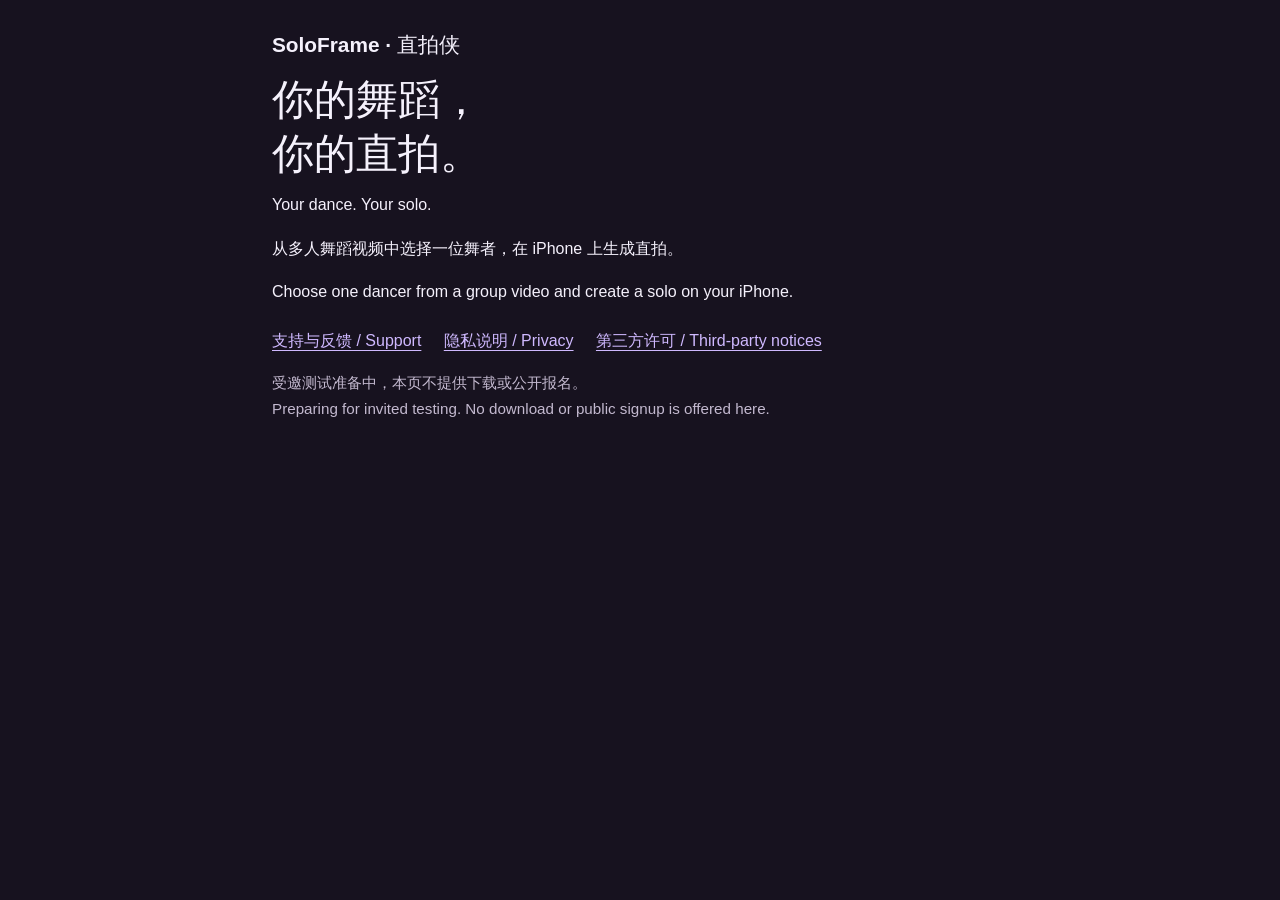
<file: index.html>
<!doctype html>
<html lang="zh-CN">
<head>
  <meta charset="utf-8">
  <meta name="viewport" content="width=device-width, initial-scale=1">
  <meta name="robots" content="noindex, nofollow">
  <title>SoloFrame · 直拍侠 — 支持与隐私</title>
  <link rel="stylesheet" href="style.css">
</head>
<body>
  <main class="page">
    <p class="brand">SoloFrame · 直拍侠</p>
    <h1>你的舞蹈，<br>你的直拍。</h1>
    <p lang="en">Your dance. Your solo.</p>
    <p>从多人舞蹈视频中选择一位舞者，在 iPhone 上生成直拍。</p>
    <p lang="en">Choose one dancer from a group video and create a solo on your iPhone.</p>
    <nav aria-label="说明页面 / Information pages">
      <a href="support.html">支持与反馈 / Support</a>
      <a href="privacy.html">隐私说明 / Privacy</a>
      <a href="third-party-notices.txt">第三方许可 / Third-party notices</a>
    </nav>
    <p class="meta">受邀测试准备中，本页不提供下载或公开报名。<br><span lang="en">Preparing for invited testing. No download or public signup is offered here.</span></p>
  </main>
</body>
</html>
</file>
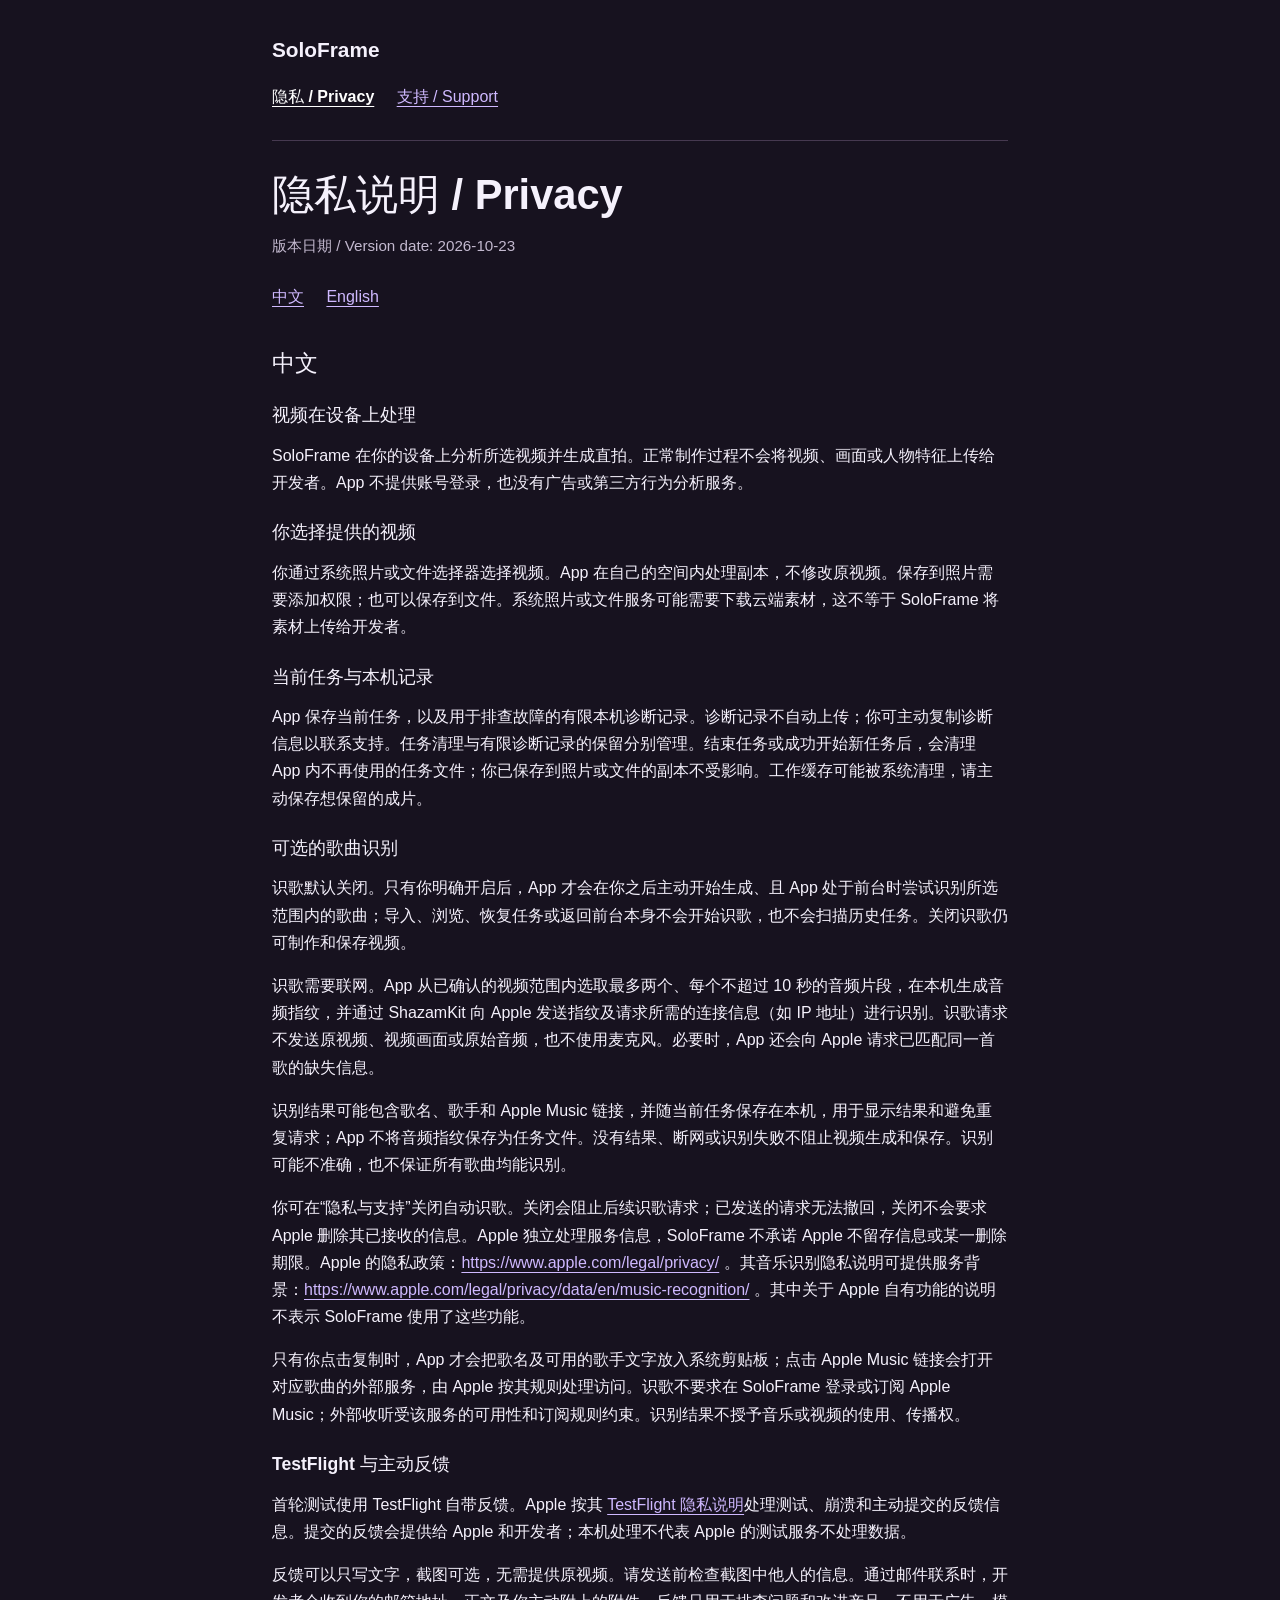
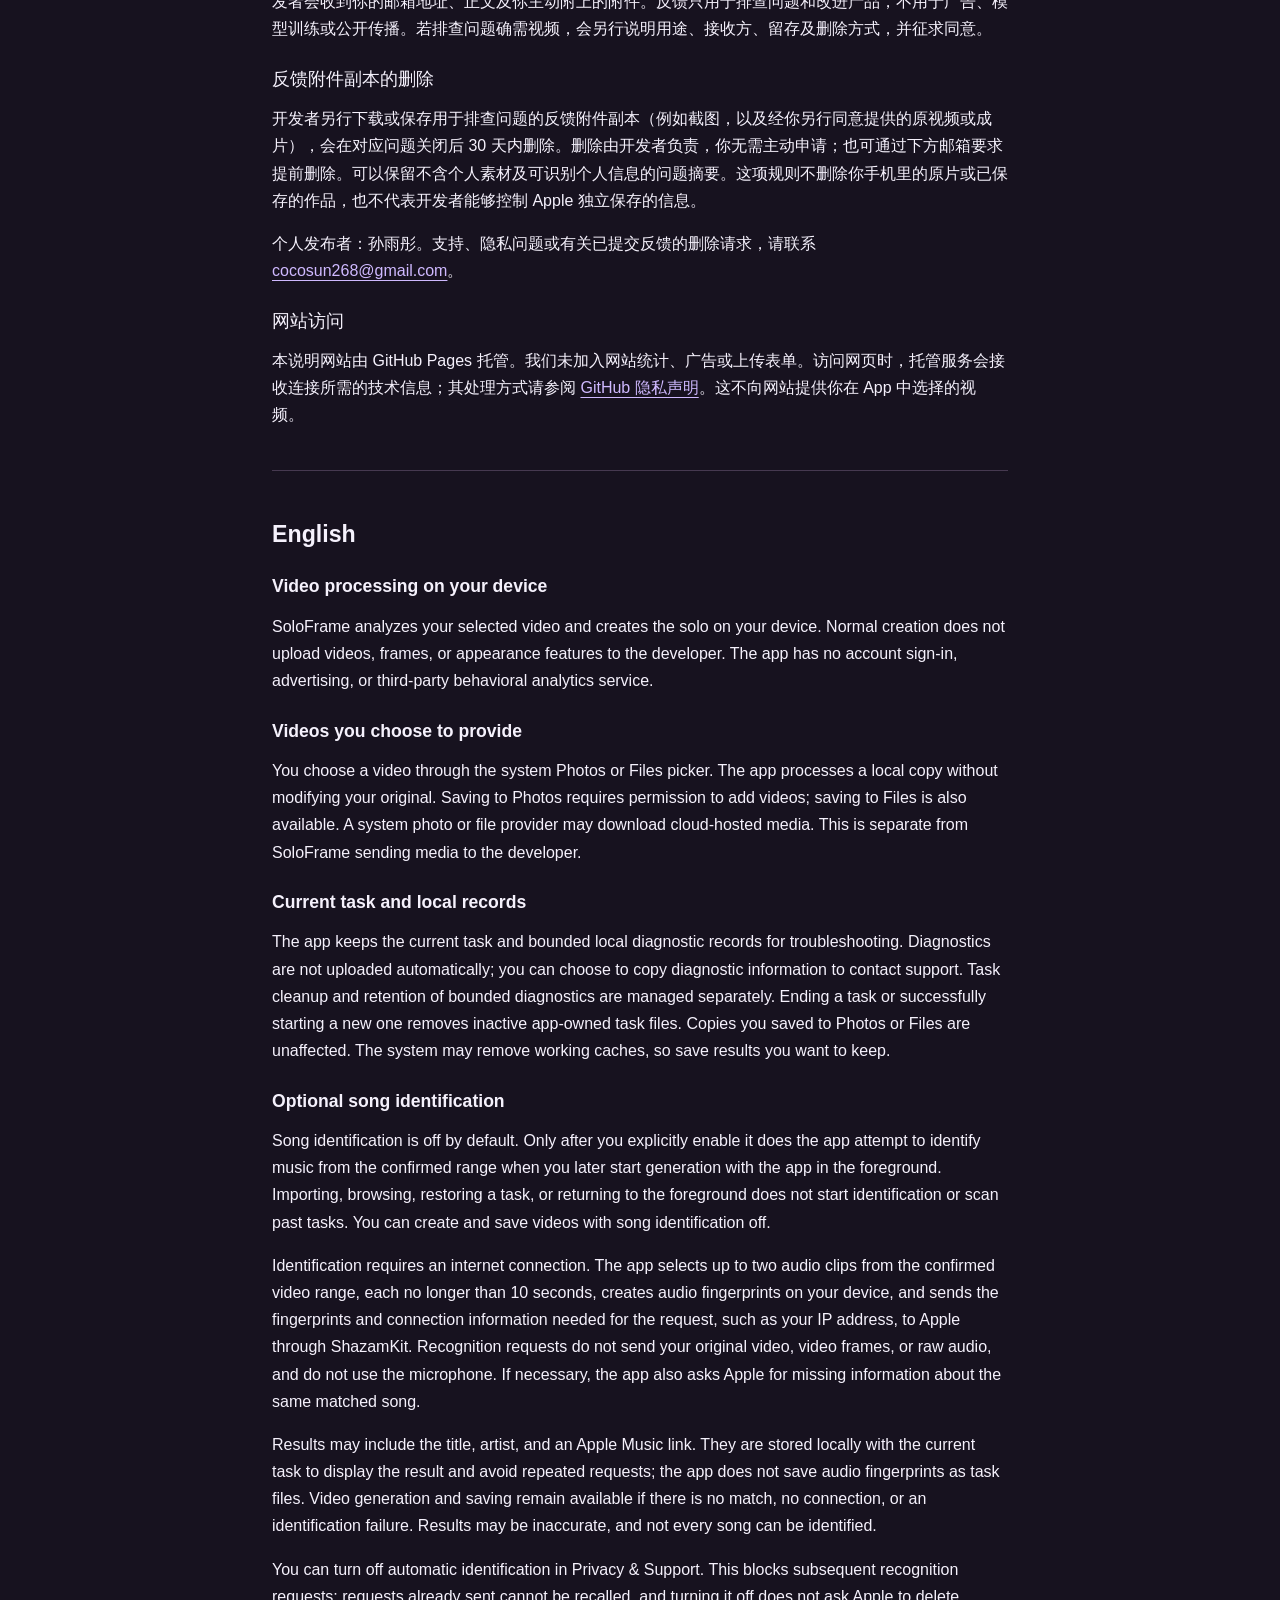
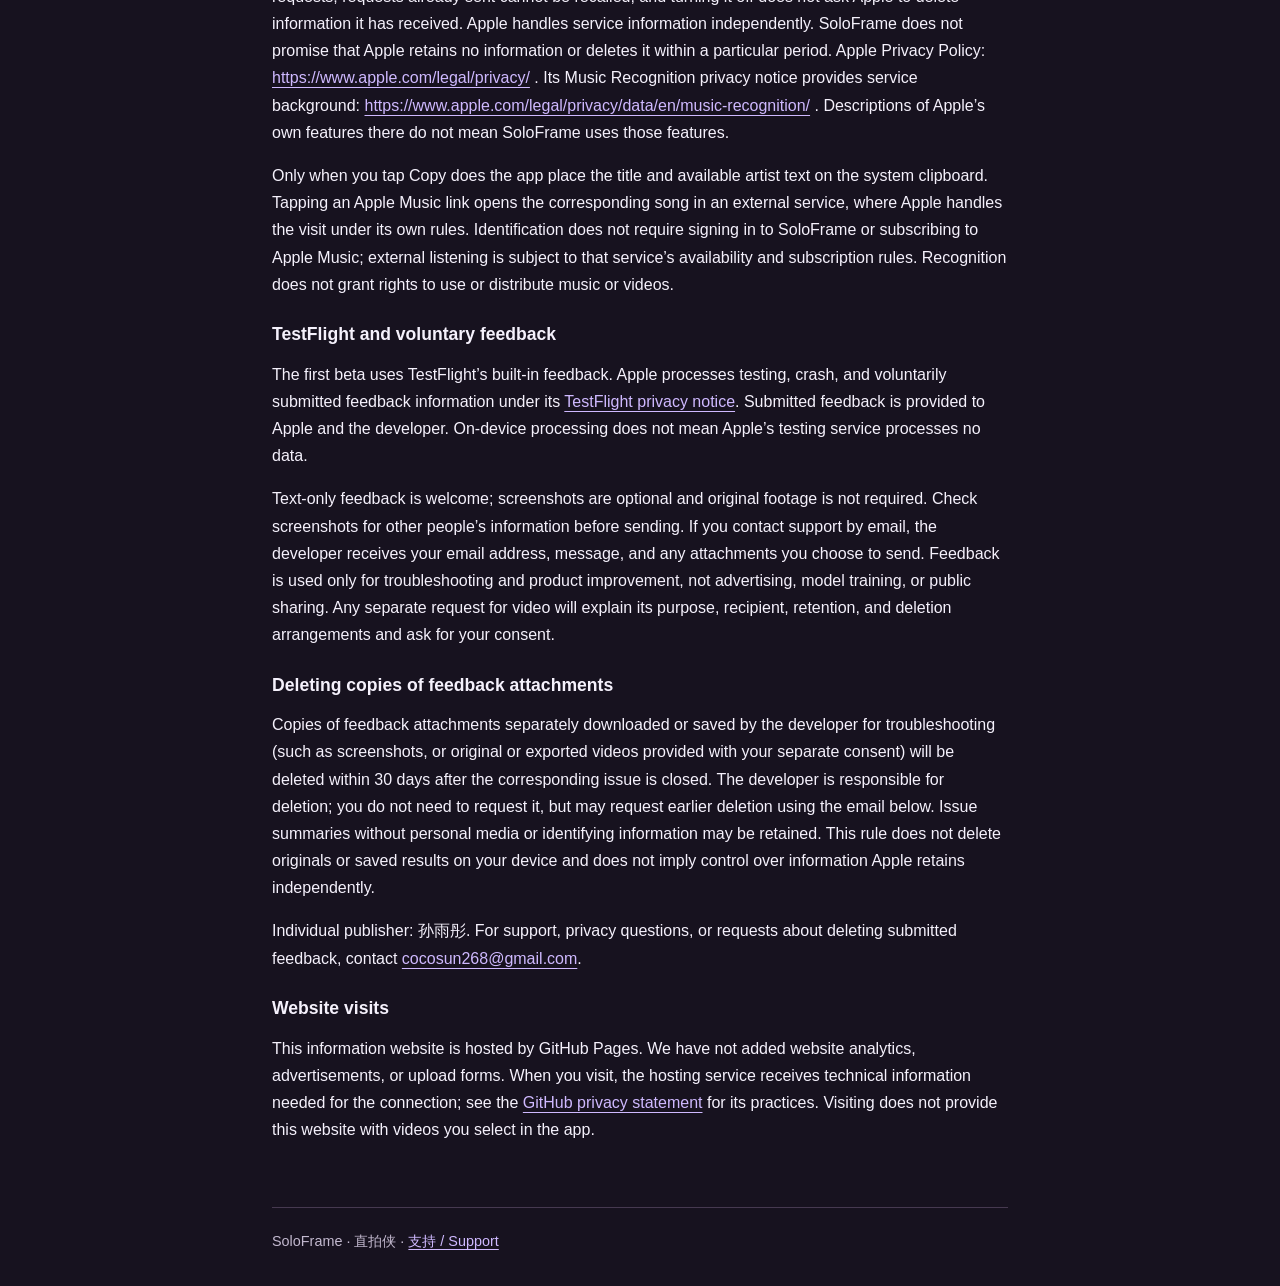
<file: privacy.html>
<!doctype html>
<html lang="zh-CN">
<head>
  <meta charset="utf-8">
  <meta name="viewport" content="width=device-width, initial-scale=1">
  <meta name="robots" content="noindex, nofollow">
  <meta name="description" content="SoloFrame 直拍侠隐私说明 / Privacy notice.">
  <title>隐私说明 / Privacy — SoloFrame</title>
  <link rel="stylesheet" href="style.css">
</head>
<body>
  <a class="skip-link" href="#main">跳到正文 / Skip to content</a>
  <header class="page">
    <p class="brand">SoloFrame</p>
    <nav aria-label="页面 / Pages">
      <a href="privacy.html" aria-current="page">隐私 / Privacy</a>
      <a href="support.html">支持 / Support</a>
    </nav>
  </header>
  <main id="main" class="page">
    <h1>隐私说明 <span lang="en">/ Privacy</span></h1>
    <p class="meta">版本日期 / Version date: 2026-10-23</p>
    <nav class="language-nav" aria-label="语言 / Languages">
      <a href="#zh" lang="zh-CN">中文</a>
      <a href="#en" lang="en">English</a>
    </nav>
    <section id="zh" class="language-block" lang="zh-CN" aria-labelledby="zh-title">
      <h2 id="zh-title">中文</h2>
      <h3>视频在设备上处理</h3>
      <p>SoloFrame 在你的设备上分析所选视频并生成直拍。正常制作过程不会将视频、画面或人物特征上传给开发者。App 不提供账号登录，也没有广告或第三方行为分析服务。</p>
      <h3>你选择提供的视频</h3>
      <p>你通过系统照片或文件选择器选择视频。App 在自己的空间内处理副本，不修改原视频。保存到照片需要添加权限；也可以保存到文件。系统照片或文件服务可能需要下载云端素材，这不等于 SoloFrame 将素材上传给开发者。</p>
      <h3>当前任务与本机记录</h3>
      <p>App 保存当前任务，以及用于排查故障的有限本机诊断记录。诊断记录不自动上传；你可主动复制诊断信息以联系支持。任务清理与有限诊断记录的保留分别管理。结束任务或成功开始新任务后，会清理 App 内不再使用的任务文件；你已保存到照片或文件的副本不受影响。工作缓存可能被系统清理，请主动保存想保留的成片。</p>
      <h3>可选的歌曲识别</h3>
      <p>识歌默认关闭。只有你明确开启后，App 才会在你之后主动开始生成、且 App 处于前台时尝试识别所选范围内的歌曲；导入、浏览、恢复任务或返回前台本身不会开始识歌，也不会扫描历史任务。关闭识歌仍可制作和保存视频。</p>
      <p>识歌需要联网。App 从已确认的视频范围内选取最多两个、每个不超过 10 秒的音频片段，在本机生成音频指纹，并通过 ShazamKit 向 Apple 发送指纹及请求所需的连接信息（如 IP 地址）进行识别。识歌请求不发送原视频、视频画面或原始音频，也不使用麦克风。必要时，App 还会向 Apple 请求已匹配同一首歌的缺失信息。</p>
      <p>识别结果可能包含歌名、歌手和 Apple Music 链接，并随当前任务保存在本机，用于显示结果和避免重复请求；App 不将音频指纹保存为任务文件。没有结果、断网或识别失败不阻止视频生成和保存。识别可能不准确，也不保证所有歌曲均能识别。</p>
      <p>你可在“隐私与支持”关闭自动识歌。关闭会阻止后续识歌请求；已发送的请求无法撤回，关闭不会要求 Apple 删除其已接收的信息。Apple 独立处理服务信息，SoloFrame 不承诺 Apple 不留存信息或某一删除期限。Apple 的隐私政策：<a href="https://www.apple.com/legal/privacy/">https://www.apple.com/legal/privacy/</a> 。其音乐识别隐私说明可提供服务背景：<a href="https://www.apple.com/legal/privacy/data/en/music-recognition/">https://www.apple.com/legal/privacy/data/en/music-recognition/</a> 。其中关于 Apple 自有功能的说明不表示 SoloFrame 使用了这些功能。</p>
      <p>只有你点击复制时，App 才会把歌名及可用的歌手文字放入系统剪贴板；点击 Apple Music 链接会打开对应歌曲的外部服务，由 Apple 按其规则处理访问。识歌不要求在 SoloFrame 登录或订阅 Apple Music；外部收听受该服务的可用性和订阅规则约束。识别结果不授予音乐或视频的使用、传播权。</p>
      <h3>TestFlight 与主动反馈</h3>
      <p>首轮测试使用 TestFlight 自带反馈。Apple 按其 <a href="https://www.apple.com/legal/privacy/data/en/test-flight/">TestFlight 隐私说明</a>处理测试、崩溃和主动提交的反馈信息。提交的反馈会提供给 Apple 和开发者；本机处理不代表 Apple 的测试服务不处理数据。</p>
      <p>反馈可以只写文字，截图可选，无需提供原视频。请发送前检查截图中他人的信息。通过邮件联系时，开发者会收到你的邮箱地址、正文及你主动附上的附件。反馈只用于排查问题和改进产品，不用于广告、模型训练或公开传播。若排查问题确需视频，会另行说明用途、接收方、留存及删除方式，并征求同意。</p>
      <h3>反馈附件副本的删除</h3>
      <p>开发者另行下载或保存用于排查问题的反馈附件副本（例如截图，以及经你另行同意提供的原视频或成片），会在对应问题关闭后 30 天内删除。删除由开发者负责，你无需主动申请；也可通过下方邮箱要求提前删除。可以保留不含个人素材及可识别个人信息的问题摘要。这项规则不删除你手机里的原片或已保存的作品，也不代表开发者能够控制 Apple 独立保存的信息。</p>
      <p>个人发布者：<strong>孙雨彤</strong>。支持、隐私问题或有关已提交反馈的删除请求，请联系 <a href="mailto:cocosun268@gmail.com">cocosun268@gmail.com</a>。</p>
      <h3>网站访问</h3>
      <p>本说明网站由 GitHub Pages 托管。我们未加入网站统计、广告或上传表单。访问网页时，托管服务会接收连接所需的技术信息；其处理方式请参阅 <a href="https://docs.github.com/en/site-policy/privacy-policies/github-general-privacy-statement">GitHub 隐私声明</a>。这不向网站提供你在 App 中选择的视频。</p>
    </section>
    <section id="en" class="language-block" lang="en" aria-labelledby="en-title">
      <h2 id="en-title">English</h2>
      <h3>Video processing on your device</h3>
      <p>SoloFrame analyzes your selected video and creates the solo on your device. Normal creation does not upload videos, frames, or appearance features to the developer. The app has no account sign-in, advertising, or third-party behavioral analytics service.</p>
      <h3>Videos you choose to provide</h3>
      <p>You choose a video through the system Photos or Files picker. The app processes a local copy without modifying your original. Saving to Photos requires permission to add videos; saving to Files is also available. A system photo or file provider may download cloud-hosted media. This is separate from SoloFrame sending media to the developer.</p>
      <h3>Current task and local records</h3>
      <p>The app keeps the current task and bounded local diagnostic records for troubleshooting. Diagnostics are not uploaded automatically; you can choose to copy diagnostic information to contact support. Task cleanup and retention of bounded diagnostics are managed separately. Ending a task or successfully starting a new one removes inactive app-owned task files. Copies you saved to Photos or Files are unaffected. The system may remove working caches, so save results you want to keep.</p>
      <h3>Optional song identification</h3>
      <p>Song identification is off by default. Only after you explicitly enable it does the app attempt to identify music from the confirmed range when you later start generation with the app in the foreground. Importing, browsing, restoring a task, or returning to the foreground does not start identification or scan past tasks. You can create and save videos with song identification off.</p>
      <p>Identification requires an internet connection. The app selects up to two audio clips from the confirmed video range, each no longer than 10 seconds, creates audio fingerprints on your device, and sends the fingerprints and connection information needed for the request, such as your IP address, to Apple through ShazamKit. Recognition requests do not send your original video, video frames, or raw audio, and do not use the microphone. If necessary, the app also asks Apple for missing information about the same matched song.</p>
      <p>Results may include the title, artist, and an Apple Music link. They are stored locally with the current task to display the result and avoid repeated requests; the app does not save audio fingerprints as task files. Video generation and saving remain available if there is no match, no connection, or an identification failure. Results may be inaccurate, and not every song can be identified.</p>
      <p>You can turn off automatic identification in Privacy &amp; Support. This blocks subsequent recognition requests; requests already sent cannot be recalled, and turning it off does not ask Apple to delete information it has received. Apple handles service information independently. SoloFrame does not promise that Apple retains no information or deletes it within a particular period. Apple Privacy Policy: <a href="https://www.apple.com/legal/privacy/">https://www.apple.com/legal/privacy/</a> . Its Music Recognition privacy notice provides service background: <a href="https://www.apple.com/legal/privacy/data/en/music-recognition/">https://www.apple.com/legal/privacy/data/en/music-recognition/</a> . Descriptions of Apple’s own features there do not mean SoloFrame uses those features.</p>
      <p>Only when you tap Copy does the app place the title and available artist text on the system clipboard. Tapping an Apple Music link opens the corresponding song in an external service, where Apple handles the visit under its own rules. Identification does not require signing in to SoloFrame or subscribing to Apple Music; external listening is subject to that service’s availability and subscription rules. Recognition does not grant rights to use or distribute music or videos.</p>
      <h3>TestFlight and voluntary feedback</h3>
      <p>The first beta uses TestFlight’s built-in feedback. Apple processes testing, crash, and voluntarily submitted feedback information under its <a href="https://www.apple.com/legal/privacy/data/en/test-flight/">TestFlight privacy notice</a>. Submitted feedback is provided to Apple and the developer. On-device processing does not mean Apple’s testing service processes no data.</p>
      <p>Text-only feedback is welcome; screenshots are optional and original footage is not required. Check screenshots for other people’s information before sending. If you contact support by email, the developer receives your email address, message, and any attachments you choose to send. Feedback is used only for troubleshooting and product improvement, not advertising, model training, or public sharing. Any separate request for video will explain its purpose, recipient, retention, and deletion arrangements and ask for your consent.</p>
      <h3>Deleting copies of feedback attachments</h3>
      <p>Copies of feedback attachments separately downloaded or saved by the developer for troubleshooting (such as screenshots, or original or exported videos provided with your separate consent) will be deleted within 30 days after the corresponding issue is closed. The developer is responsible for deletion; you do not need to request it, but may request earlier deletion using the email below. Issue summaries without personal media or identifying information may be retained. This rule does not delete originals or saved results on your device and does not imply control over information Apple retains independently.</p>
      <p>Individual publisher: <strong>孙雨彤</strong>. For support, privacy questions, or requests about deleting submitted feedback, contact <a href="mailto:cocosun268@gmail.com">cocosun268@gmail.com</a>.</p>
      <h3>Website visits</h3>
      <p>This information website is hosted by GitHub Pages. We have not added website analytics, advertisements, or upload forms. When you visit, the hosting service receives technical information needed for the connection; see the <a href="https://docs.github.com/en/site-policy/privacy-policies/github-general-privacy-statement">GitHub privacy statement</a> for its practices. Visiting does not provide this website with videos you select in the app.</p>
    </section>
  </main>
  <footer class="page">SoloFrame · 直拍侠 · <a href="support.html">支持 / Support</a></footer>
</body>
</html>
</file>
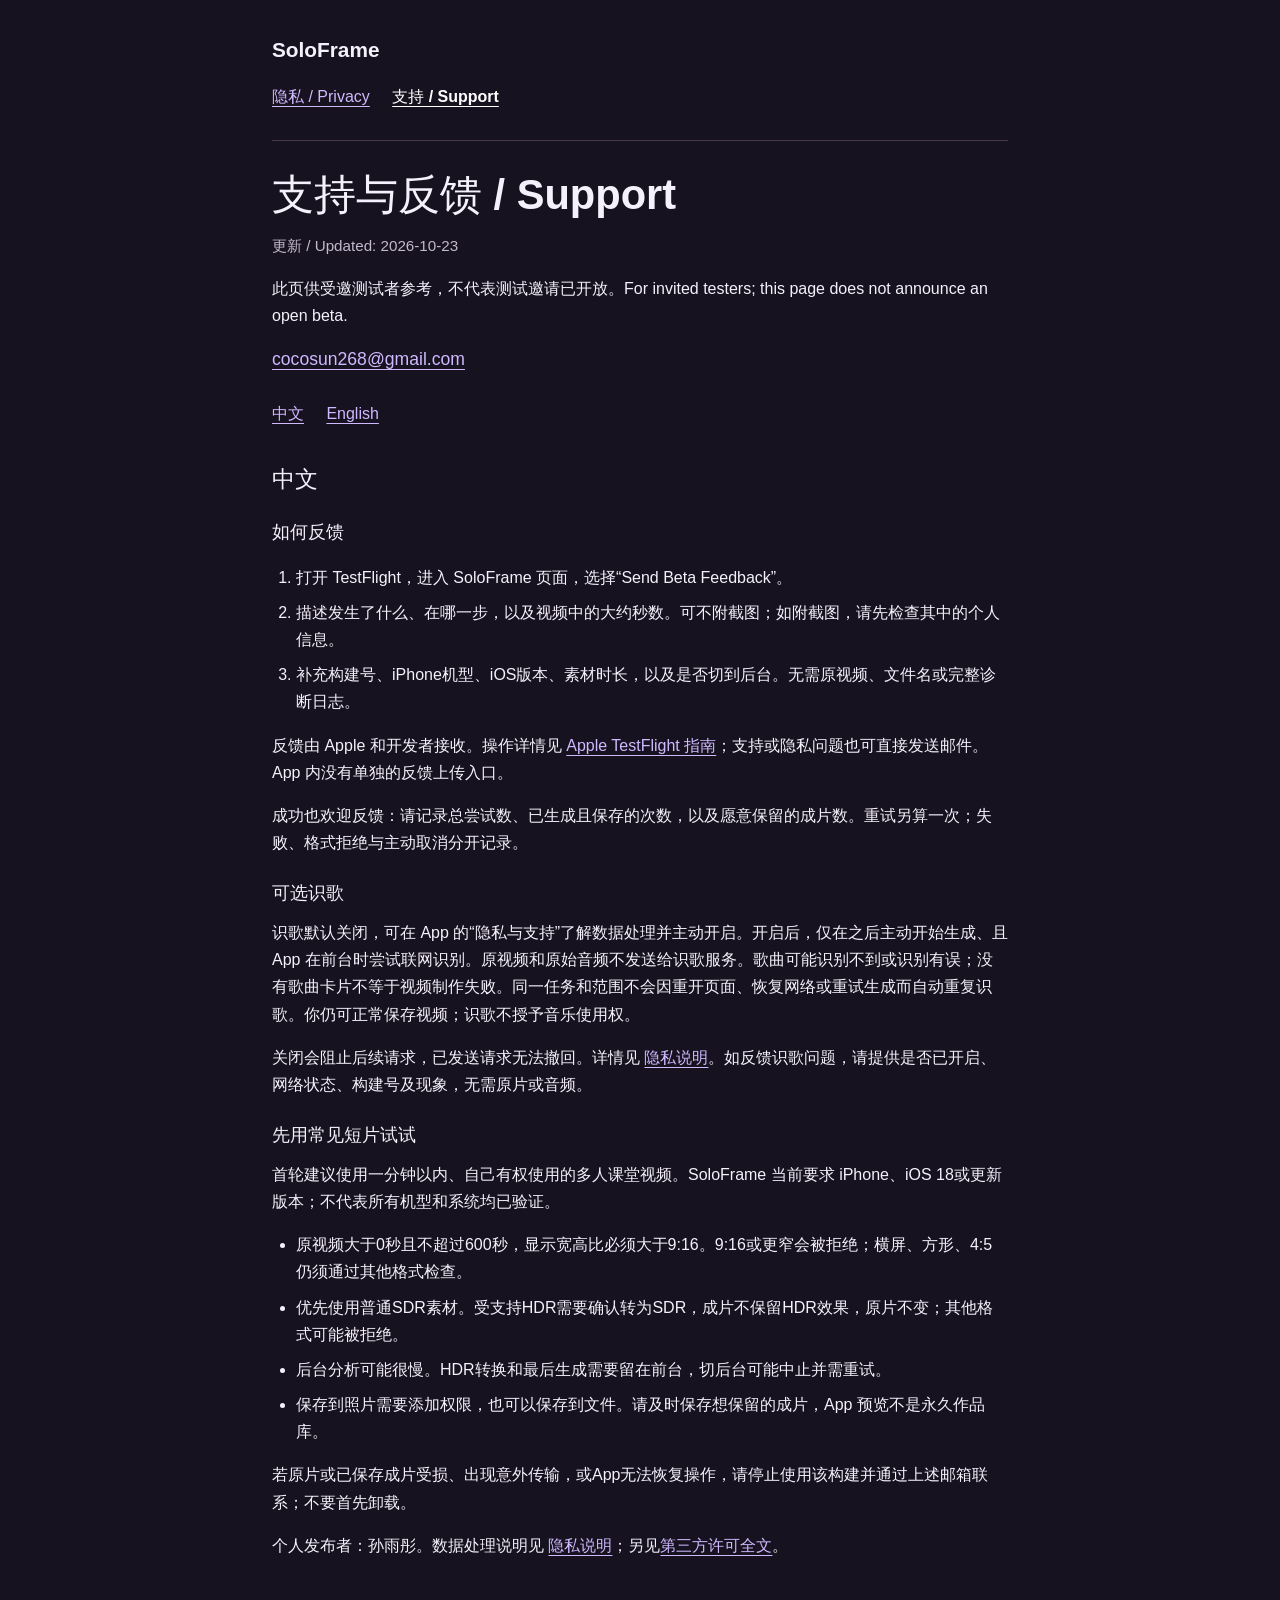
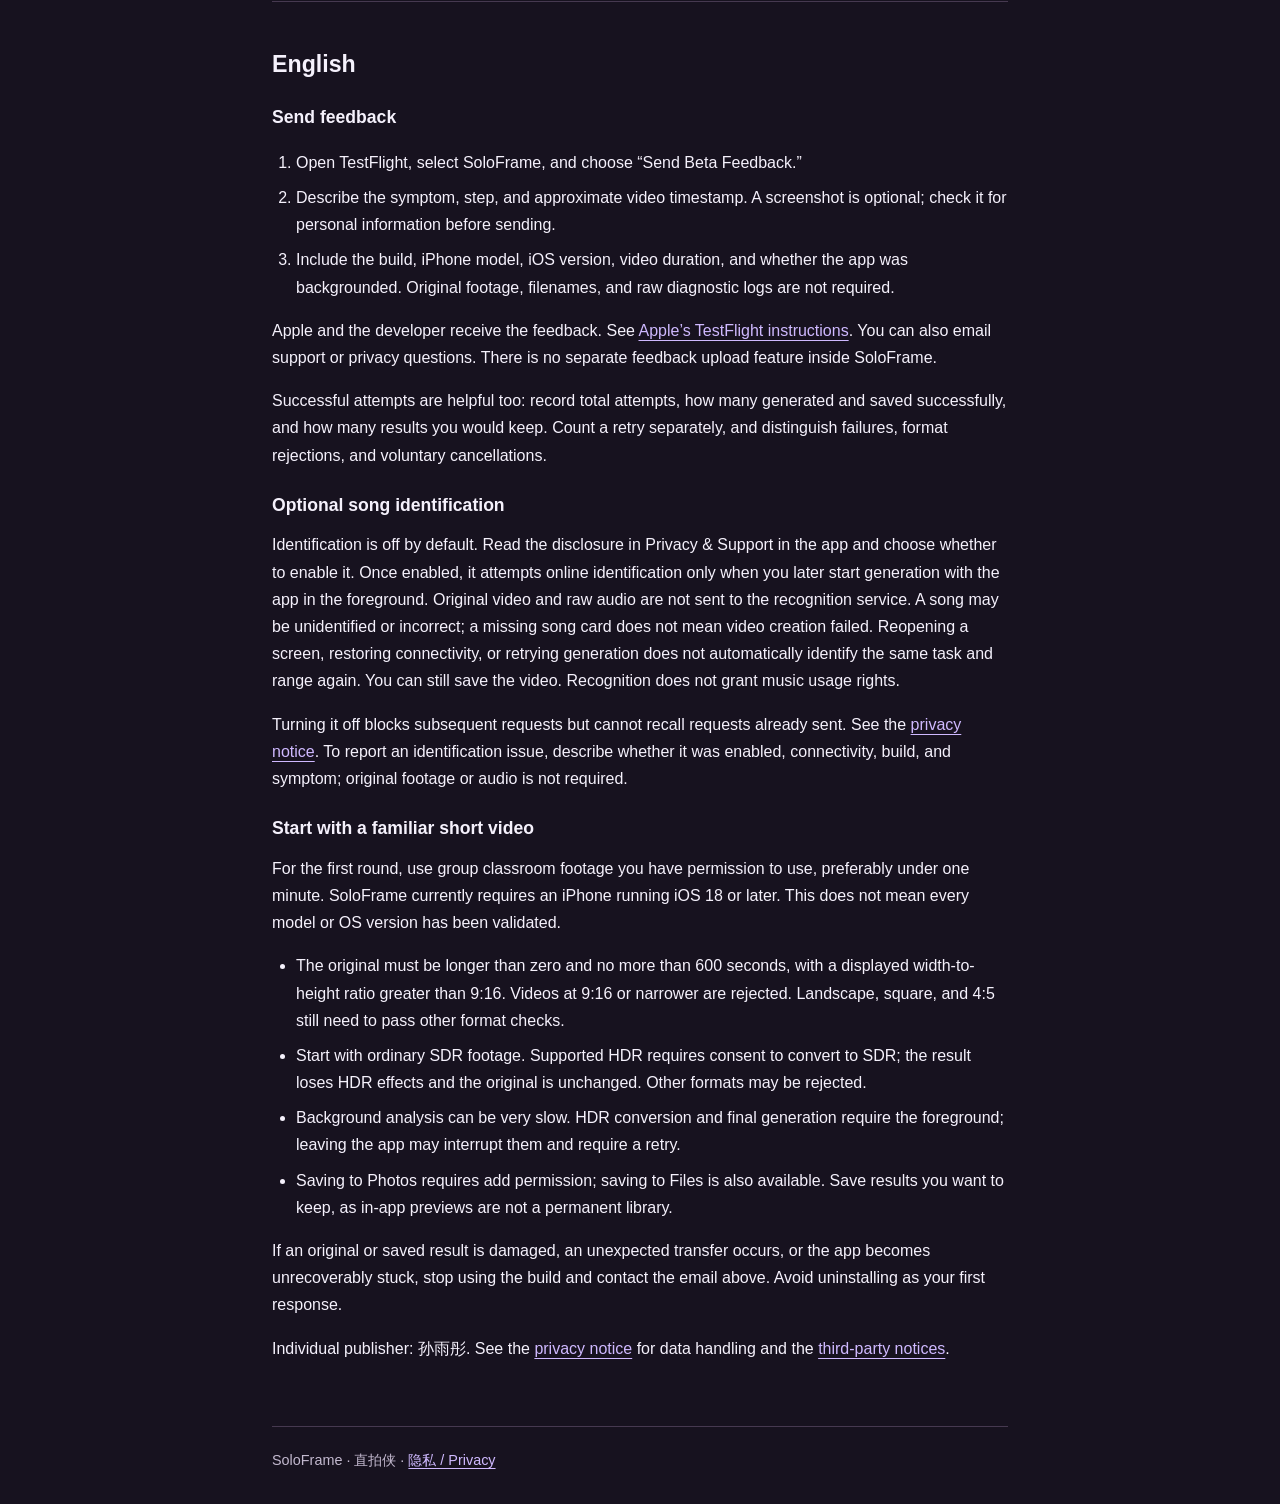
<file: support.html>
<!doctype html>
<html lang="zh-CN">
<head>
  <meta charset="utf-8">
  <meta name="viewport" content="width=device-width, initial-scale=1">
  <meta name="robots" content="noindex, nofollow">
  <meta name="description" content="SoloFrame 直拍侠支持与反馈 / Support and feedback.">
  <title>支持 / Support — SoloFrame</title>
  <link rel="stylesheet" href="style.css">
</head>
<body>
  <a class="skip-link" href="#main">跳到正文 / Skip to content</a>
  <header class="page">
    <p class="brand">SoloFrame</p>
    <nav aria-label="页面 / Pages">
      <a href="privacy.html">隐私 / Privacy</a>
      <a href="support.html" aria-current="page">支持 / Support</a>
    </nav>
  </header>
  <main id="main" class="page">
    <h1>支持与反馈 <span lang="en">/ Support</span></h1>
    <p class="meta">更新 / Updated: 2026-10-23</p>
    <p>此页供受邀测试者参考，不代表测试邀请已开放。<span lang="en">For invited testers; this page does not announce an open beta.</span></p>
    <p class="contact"><a href="mailto:cocosun268@gmail.com">cocosun268@gmail.com</a></p>
    <nav class="language-nav" aria-label="语言 / Languages">
      <a href="#zh" lang="zh-CN">中文</a>
      <a href="#en" lang="en">English</a>
    </nav>
    <section id="zh" class="language-block" lang="zh-CN" aria-labelledby="zh-title">
      <h2 id="zh-title">中文</h2>
      <h3>如何反馈</h3>
      <ol>
        <li>打开 TestFlight，进入 SoloFrame 页面，选择“Send Beta Feedback”。</li>
        <li>描述发生了什么、在哪一步，以及视频中的大约秒数。可不附截图；如附截图，请先检查其中的个人信息。</li>
        <li>补充构建号、iPhone机型、iOS版本、素材时长，以及是否切到后台。无需原视频、文件名或完整诊断日志。</li>
      </ol>
      <p>反馈由 Apple 和开发者接收。操作详情见 <a href="https://testflight.apple.com/#giving-feedback">Apple TestFlight 指南</a>；支持或隐私问题也可直接发送邮件。App 内没有单独的反馈上传入口。</p>
      <p>成功也欢迎反馈：请记录总尝试数、已生成且保存的次数，以及愿意保留的成片数。重试另算一次；失败、格式拒绝与主动取消分开记录。</p>
      <h3>可选识歌</h3>
      <p>识歌默认关闭，可在 App 的“隐私与支持”了解数据处理并主动开启。开启后，仅在之后主动开始生成、且 App 在前台时尝试联网识别。原视频和原始音频不发送给识歌服务。歌曲可能识别不到或识别有误；没有歌曲卡片不等于视频制作失败。同一任务和范围不会因重开页面、恢复网络或重试生成而自动重复识歌。你仍可正常保存视频；识歌不授予音乐使用权。</p>
      <p>关闭会阻止后续请求，已发送请求无法撤回。详情见 <a href="privacy.html#zh">隐私说明</a>。如反馈识歌问题，请提供是否已开启、网络状态、构建号及现象，无需原片或音频。</p>
      <h3>先用常见短片试试</h3>
      <p>首轮建议使用一分钟以内、自己有权使用的多人课堂视频。SoloFrame 当前要求 iPhone、iOS 18或更新版本；不代表所有机型和系统均已验证。</p>
      <ul>
        <li>原视频大于0秒且不超过600秒，显示宽高比必须大于9:16。9:16或更窄会被拒绝；横屏、方形、4:5仍须通过其他格式检查。</li>
        <li>优先使用普通SDR素材。受支持HDR需要确认转为SDR，成片不保留HDR效果，原片不变；其他格式可能被拒绝。</li>
        <li>后台分析可能很慢。HDR转换和最后生成需要留在前台，切后台可能中止并需重试。</li>
        <li>保存到照片需要添加权限，也可以保存到文件。请及时保存想保留的成片，App 预览不是永久作品库。</li>
      </ul>
      <p>若原片或已保存成片受损、出现意外传输，或App无法恢复操作，请停止使用该构建并通过上述邮箱联系；不要首先卸载。</p>
      <p>个人发布者：<strong>孙雨彤</strong>。数据处理说明见 <a href="privacy.html#zh">隐私说明</a>；另见<a href="third-party-notices.txt">第三方许可全文</a>。</p>
    </section>
    <section id="en" class="language-block" lang="en" aria-labelledby="en-title">
      <h2 id="en-title">English</h2>
      <h3>Send feedback</h3>
      <ol>
        <li>Open TestFlight, select SoloFrame, and choose “Send Beta Feedback.”</li>
        <li>Describe the symptom, step, and approximate video timestamp. A screenshot is optional; check it for personal information before sending.</li>
        <li>Include the build, iPhone model, iOS version, video duration, and whether the app was backgrounded. Original footage, filenames, and raw diagnostic logs are not required.</li>
      </ol>
      <p>Apple and the developer receive the feedback. See <a href="https://testflight.apple.com/#giving-feedback">Apple’s TestFlight instructions</a>. You can also email support or privacy questions. There is no separate feedback upload feature inside SoloFrame.</p>
      <p>Successful attempts are helpful too: record total attempts, how many generated and saved successfully, and how many results you would keep. Count a retry separately, and distinguish failures, format rejections, and voluntary cancellations.</p>
      <h3>Optional song identification</h3>
      <p>Identification is off by default. Read the disclosure in Privacy &amp; Support in the app and choose whether to enable it. Once enabled, it attempts online identification only when you later start generation with the app in the foreground. Original video and raw audio are not sent to the recognition service. A song may be unidentified or incorrect; a missing song card does not mean video creation failed. Reopening a screen, restoring connectivity, or retrying generation does not automatically identify the same task and range again. You can still save the video. Recognition does not grant music usage rights.</p>
      <p>Turning it off blocks subsequent requests but cannot recall requests already sent. See the <a href="privacy.html#en">privacy notice</a>. To report an identification issue, describe whether it was enabled, connectivity, build, and symptom; original footage or audio is not required.</p>
      <h3>Start with a familiar short video</h3>
      <p>For the first round, use group classroom footage you have permission to use, preferably under one minute. SoloFrame currently requires an iPhone running iOS 18 or later. This does not mean every model or OS version has been validated.</p>
      <ul>
        <li>The original must be longer than zero and no more than 600 seconds, with a displayed width-to-height ratio greater than 9:16. Videos at 9:16 or narrower are rejected. Landscape, square, and 4:5 still need to pass other format checks.</li>
        <li>Start with ordinary SDR footage. Supported HDR requires consent to convert to SDR; the result loses HDR effects and the original is unchanged. Other formats may be rejected.</li>
        <li>Background analysis can be very slow. HDR conversion and final generation require the foreground; leaving the app may interrupt them and require a retry.</li>
        <li>Saving to Photos requires add permission; saving to Files is also available. Save results you want to keep, as in-app previews are not a permanent library.</li>
      </ul>
      <p>If an original or saved result is damaged, an unexpected transfer occurs, or the app becomes unrecoverably stuck, stop using the build and contact the email above. Avoid uninstalling as your first response.</p>
      <p>Individual publisher: <strong>孙雨彤</strong>. See the <a href="privacy.html#en">privacy notice</a> for data handling and the <a href="third-party-notices.txt">third-party notices</a>.</p>
    </section>
  </main>
  <footer class="page">SoloFrame · 直拍侠 · <a href="privacy.html">隐私 / Privacy</a></footer>
</body>
</html>
</file>
<file: style.css>
:root {
  color-scheme: dark;
  font-family: -apple-system, BlinkMacSystemFont, "Segoe UI", sans-serif;
  color: #f5f1fc;
  background: #17121f;
  font-synthesis: none;
  line-height: 1.7;
}
* { box-sizing: border-box; }
body { margin: 0; }
a { color: #cfb9ff; text-underline-offset: 0.22em; overflow-wrap: anywhere; }
a:hover { color: #eee4ff; }
a:focus-visible { outline: 3px solid #cfb9ff; outline-offset: 5px; border-radius: 2px; }
.skip-link { position: absolute; top: -6rem; left: 1rem; background: #17121f; padding: 0.7rem; }
.skip-link:focus { top: 1rem; }
.page { width: min(100% - 2.5rem, 46rem); margin-inline: auto; }
header { padding-block: 2rem 1.5rem; border-bottom: 1px solid #463950; }
.brand { font-weight: 700; font-size: 1.3rem; margin: 0 0 0.65rem; }
nav { display: flex; flex-wrap: wrap; gap: 0.5rem 1.4rem; }
nav a { padding-block: 0.35rem; }
nav [aria-current="page"] { color: #fff; font-weight: 600; }
main { padding-block: 1.7rem 3rem; }
h1 { font-size: clamp(1.8rem, 5vw, 2.6rem); line-height: 1.3; margin-block: 0 0.5rem; }
h2 { font-size: 1.45rem; line-height: 1.4; margin-block: 1.9rem 0.6rem; }
h3 { font-size: 1.1rem; margin-block: 1.4rem 0.35rem; }
p { margin-block: 0.65rem 1rem; }
li { margin-block: 0.5rem; }
ol, ul { padding-inline-start: 1.5rem; }
.meta { color: #c3b9cf; font-size: 0.95rem; }
.draft { background: #2d2339; border-left: 4px solid #b99aff; border-radius: 0.4rem; padding: 0.9rem 1rem; margin-block: 1.3rem; }
.draft p { margin-block: 0.3rem; }
.language-nav { margin-block: 1.2rem; }
.language-block + .language-block { margin-top: 2.6rem; padding-top: 1rem; border-top: 1px solid #463950; }
.contact { font-size: 1.1rem; }
section { scroll-margin-top: 1rem; }
footer { padding-block: 1.3rem 2rem; border-top: 1px solid #463950; color: #c3b9cf; font-size: 0.9rem; }
@media (max-width: 360px) { .page { width: calc(100% - 2rem); } }
@media print {
  :root { color-scheme: light; color: #111; background: #fff; }
  a, a:hover, nav [aria-current="page"], .meta, footer { color: #333; }
  .draft { background: #f2edf8; }
}
</file>
